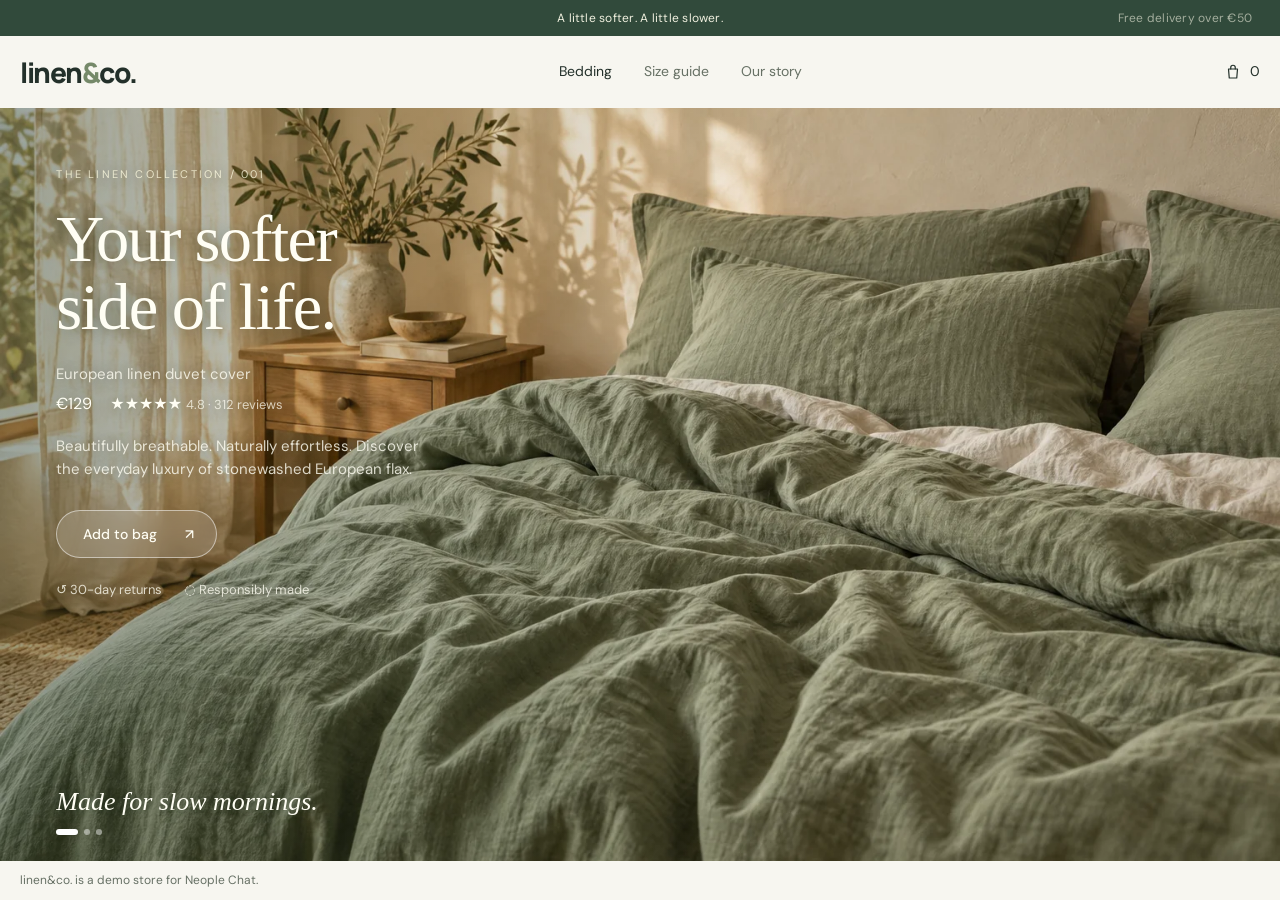
<file: index.html>
<!doctype html>
<html lang="en">
    <head>
        <meta charset="UTF-8" />
        <meta name="viewport" content="width=device-width, initial-scale=1, viewport-fit=cover" />
        <meta name="robots" content="noindex" />
        <title>linen&amp;co. · Chat with Nora</title>
        <link rel="preconnect" href="https://fonts.googleapis.com" />
        <link rel="preconnect" href="https://fonts.gstatic.com" crossorigin />
        <link
            rel="stylesheet"
            href="https://fonts.googleapis.com/css2?family=DM+Sans:wght@400;500;600&family=Manrope:wght@700;800&display=swap"
        />
        <link rel="stylesheet" href="shop.css" />
        <link rel="preload" as="image" href="images/bedroom.webp" imagesrcset="images/bedroom-768.webp 768w, images/bedroom.webp 1536w" imagesizes="100vw" />
        <style>
            /* The shop from the handover prototype ("linen&co."): one full-bleed photo of sage linen, the same greens and
               ivory as the widget's Ivory finish, so the page and Nora's glass panel read as one design. */
            .hero {
                position: relative;
                flex: 1;
                min-height: 560px;
                overflow: hidden;
                color: var(--on-photo);
            }
            .hero img {
                position: absolute;
                inset: 0;
                width: 100%;
                height: 100%;
                object-fit: cover;
                object-position: center 58%;
            }
            /* Darker on the left, where the words stand on the photo. */
            .hero::after {
                content: "";
                position: absolute;
                inset: 0;
                background: linear-gradient(90deg, rgba(18, 41, 28, 0.42), rgba(18, 41, 28, 0.12) 46%, transparent 64%);
            }
            .details {
                position: relative;
                z-index: 1;
                width: min(46%, 560px);
                padding: clamp(36px, 6vh, 72px) clamp(24px, 4.4vw, 72px);
                text-shadow: 0 1px 15px rgba(18, 41, 28, 0.35);
            }
            .eyebrow {
                font-size: 11px;
                letter-spacing: 2.2px;
                color: rgba(255, 252, 226, 0.78);
            }
            h1 {
                margin: 20px 0 22px;
                font: 400 clamp(44px, 5.2vw, 76px)/1.02 var(--serif);
                letter-spacing: -1.7px;
                text-wrap: balance;
            }
            .name {
                margin: 0 0 6px;
                font-size: 15px;
                color: var(--on-photo-soft);
            }
            .meta {
                display: flex;
                flex-wrap: wrap;
                align-items: baseline;
                gap: 6px 18px;
                margin: 0 0 18px;
                font-size: 16px;
            }
            .meta small {
                color: rgba(255, 254, 242, 0.72);
                font-size: 13px;
            }
            .description {
                max-width: 38ch;
                margin: 0 0 28px;
                color: var(--on-photo-soft);
            }
            .add {
                display: inline-flex;
                align-items: center;
                gap: 28px;
                height: 48px;
                padding: 0 22px 0 26px;
                border: 1px solid rgba(255, 255, 255, 0.5);
                border-radius: 999px;
                background: rgba(255, 255, 255, 0.14);
                -webkit-backdrop-filter: blur(12px);
                backdrop-filter: blur(12px);
                color: var(--on-photo);
                font: 500 14px/1 var(--sans);
                text-shadow: none;
            }
            .benefits {
                display: flex;
                flex-wrap: wrap;
                gap: 8px 22px;
                margin-top: 22px;
                color: rgba(255, 254, 242, 0.78);
                font-size: 13px;
            }
            .tag {
                position: absolute;
                z-index: 1;
                left: clamp(24px, 4.4vw, 72px);
                bottom: 44px;
                font: italic 400 26px/1.2 var(--serif);
                text-shadow: 0 1px 12px rgba(18, 41, 28, 0.4);
            }
            .dots {
                position: absolute;
                z-index: 1;
                left: clamp(24px, 4.4vw, 72px);
                bottom: 26px;
                display: flex;
                gap: 6px;
            }
            .dots span {
                width: 6px;
                height: 6px;
                border-radius: 50%;
                background: rgba(255, 255, 255, 0.45);
            }
            .dots span:first-child {
                width: 22px;
                border-radius: 3px;
                background: #fff;
            }
            @media (max-width: 1023px) {
                .details {
                    width: min(62%, 520px);
                }
            }
            /* On a phone the words take the top of the photo and the widget the bottom. */
            @media (max-width: 640px) {
                .hero {
                    min-height: 0;
                }
                .hero::after {
                    background: linear-gradient(180deg, rgba(18, 41, 28, 0.45), rgba(18, 41, 28, 0.08) 55%, transparent 75%);
                }
                .details {
                    width: 100%;
                    padding: 28px 22px;
                }
                h1 {
                    font-size: 42px;
                    margin: 14px 0 16px;
                }
                .description,
                .benefits,
                .tag,
                .dots {
                    display: none;
                }
            }
        </style>
    </head>
    <body>
        <div class="banner">A little softer. A little slower. <span>Free delivery over €50</span></div>
        <header>
            <a class="logo" href="./">linen<span>&amp;</span>co.</a>
            <nav aria-label="Shop">
                <a href="./" aria-current="page">Bedding</a>
                <a href="size-guide.html">Size guide</a>
                <span>Our story</span>
            </nav>
            <span class="bag">
                <svg width="18" height="18" viewBox="0 0 24 24" fill="none" stroke="currentColor" stroke-width="1.6" stroke-linecap="round" stroke-linejoin="round" aria-hidden="true">
                    <path d="M6 8h12l-1 12H7L6 8Z" />
                    <path d="M9 8V6a3 3 0 0 1 6 0v2" />
                </svg>
                0
            </span>
        </header>
        <main class="hero">
            <img
                src="images/bedroom.webp"
                srcset="images/bedroom-768.webp 768w, images/bedroom.webp 1536w"
                sizes="100vw"
                alt="A sage green linen duvet cover on a bed in a warm bedroom"
            />
            <div class="details">
                <span class="eyebrow">THE LINEN COLLECTION / 001</span>
                <h1>Your softer<br />side of life.</h1>
                <p class="name">European linen duvet cover</p>
                <p class="meta"><span>€129</span><span>★★★★★ <small>4.8 · 312 reviews</small></span></p>
                <p class="description">
                    Beautifully breathable. Naturally effortless. Discover the everyday luxury of stonewashed European
                    flax.
                </p>
                <span class="add">Add to bag <span aria-hidden="true">↗</span></span>
                <div class="benefits"><span>↺ 30-day returns</span><span>◌ Responsibly made</span></div>
            </div>
            <span class="tag">Made for slow mornings.</span>
            <div class="dots" aria-hidden="true"><span></span><span></span><span></span></div>
        </main>
        <footer>linen&amp;co. is a demo store for Neople Chat.</footer>
        <!-- Neople Chat, as a customer puts it on their own site: one script tag from the widget's admin page. -->
        <script src="https://chat.endpoints.neople-chat.cloud.goog/v1/widget.js" data-widget="wk_-61FJ5waTxa6DfnunDwoNt" async></script>
    </body>
</html>
</file>
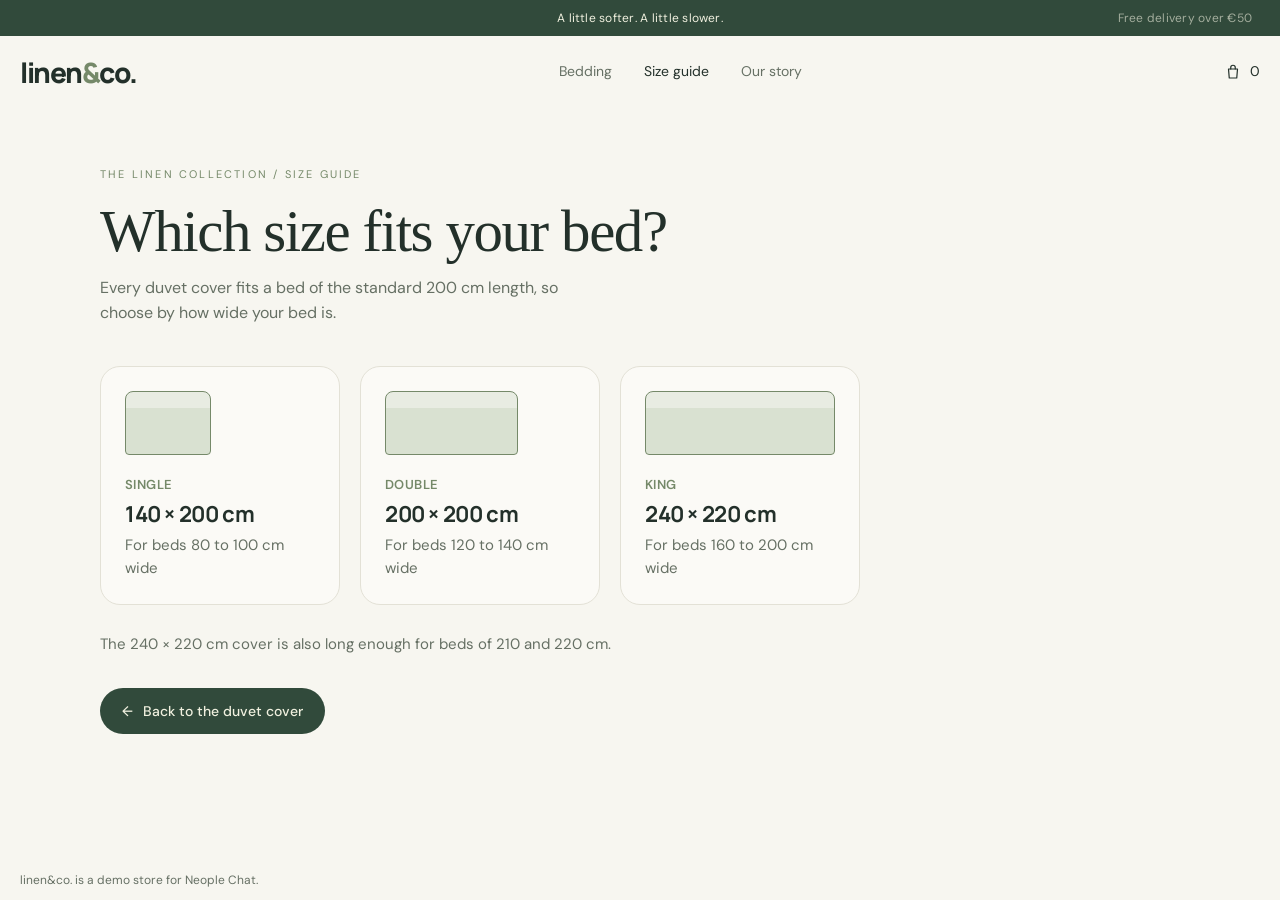
<file: size-guide.html>
<!doctype html>
<html lang="en">
    <head>
        <meta charset="UTF-8" />
        <meta name="viewport" content="width=device-width, initial-scale=1, viewport-fit=cover" />
        <meta name="robots" content="noindex" />
        <title>Size guide · linen&amp;co.</title>
        <link rel="preconnect" href="https://fonts.googleapis.com" />
        <link rel="preconnect" href="https://fonts.gstatic.com" crossorigin />
        <link
            rel="stylesheet"
            href="https://fonts.googleapis.com/css2?family=DM+Sans:wght@400;500;600&family=Manrope:wght@700;800&display=swap"
        />
        <link rel="stylesheet" href="shop.css" />
        <style>
            /* A page for Nora to open when a visitor asks which size fits their bed. The widths match the shop policy
               that the Neople answers from. */
            .guide {
                flex: 1;
                width: 100%;
                max-width: 1120px;
                margin: 0 auto;
                padding: clamp(32px, 6vh, 64px) max(20px, env(safe-area-inset-right, 0px)) 120px
                    max(20px, env(safe-area-inset-left, 0px));
            }
            .eyebrow {
                font-size: 11px;
                letter-spacing: 2.2px;
                color: var(--sage);
            }
            h1 {
                margin: 16px 0 14px;
                font: 400 clamp(40px, 4.6vw, 64px)/1.04 var(--serif);
                letter-spacing: -1.4px;
            }
            .intro {
                max-width: 46ch;
                margin: 0 0 40px;
                color: var(--muted);
                font-size: 16px;
            }
            .sizes {
                display: grid;
                grid-template-columns: repeat(3, minmax(0, 1fr));
                gap: 20px;
                max-width: 760px;
                margin: 0;
                padding: 0;
                list-style: none;
            }
            .sizes li {
                display: flex;
                flex-direction: column;
                gap: 6px;
                padding: 24px;
                border: 1px solid #e3e1d6;
                border-radius: 20px;
                background: #fbfaf6;
            }
            /* The bed seen from above, drawn to the width it fits, so the three compare at a glance. */
            .bed {
                height: 64px;
                margin-bottom: 14px;
                border: 1.5px solid var(--sage);
                border-radius: 8px 8px 4px 4px;
                background: linear-gradient(180deg, #e8ece2 0 26%, #d9e1d1 26%);
            }
            .size {
                font: 700 22px/1.2 var(--brand);
                letter-spacing: -0.4px;
            }
            .kind {
                color: var(--sage);
                font-size: 13px;
                font-weight: 600;
                letter-spacing: 0.4px;
                text-transform: uppercase;
            }
            .fits {
                color: var(--muted);
            }
            .note {
                max-width: 60ch;
                margin: 28px 0 32px;
                color: var(--muted);
            }
            .back {
                display: inline-flex;
                align-items: center;
                gap: 10px;
                height: 46px;
                padding: 0 22px;
                border-radius: 999px;
                background: var(--forest);
                color: var(--banner-ink);
                font: 500 14px/1 var(--sans);
                text-decoration: none;
            }
            @media (max-width: 640px) {
                .sizes {
                    grid-template-columns: 1fr;
                }
            }
        </style>
    </head>
    <body>
        <div class="banner">A little softer. A little slower. <span>Free delivery over €50</span></div>
        <header>
            <a class="logo" href="./">linen<span>&amp;</span>co.</a>
            <nav aria-label="Shop">
                <a href="./">Bedding</a>
                <a href="size-guide.html" aria-current="page">Size guide</a>
                <span>Our story</span>
            </nav>
            <span class="bag">
                <svg width="18" height="18" viewBox="0 0 24 24" fill="none" stroke="currentColor" stroke-width="1.6" stroke-linecap="round" stroke-linejoin="round" aria-hidden="true">
                    <path d="M6 8h12l-1 12H7L6 8Z" />
                    <path d="M9 8V6a3 3 0 0 1 6 0v2" />
                </svg>
                0
            </span>
        </header>
        <main class="guide">
            <span class="eyebrow">THE LINEN COLLECTION / SIZE GUIDE</span>
            <h1>Which size fits your bed?</h1>
            <p class="intro">
                Every duvet cover fits a bed of the standard 200 cm length, so choose by how wide your bed is.
            </p>
            <ul class="sizes">
                <li>
                    <div class="bed" style="width: 45%" aria-hidden="true"></div>
                    <span class="kind">Single</span>
                    <span class="size">140 × 200 cm</span>
                    <span class="fits">For beds 80 to 100 cm wide</span>
                </li>
                <li>
                    <div class="bed" style="width: 70%" aria-hidden="true"></div>
                    <span class="kind">Double</span>
                    <span class="size">200 × 200 cm</span>
                    <span class="fits">For beds 120 to 140 cm wide</span>
                </li>
                <li>
                    <div class="bed" style="width: 100%" aria-hidden="true"></div>
                    <span class="kind">King</span>
                    <span class="size">240 × 220 cm</span>
                    <span class="fits">For beds 160 to 200 cm wide</span>
                </li>
            </ul>
            <p class="note">The 240 × 220 cm cover is also long enough for beds of 210 and 220 cm.</p>
            <a class="back" href="./"><span aria-hidden="true">←</span> Back to the duvet cover</a>
        </main>
        <footer>linen&amp;co. is a demo store for Neople Chat.</footer>
        <!-- Neople Chat, as a customer puts it on their own site: one script tag from the widget's admin page. -->
        <script src="https://chat.endpoints.neople-chat.cloud.goog/v1/widget.js" data-widget="wk_-61FJ5waTxa6DfnunDwoNt" async></script>
    </body>
</html>
</file>
<file: shop.css>
/* The shop's frame, shared by every page: the banner, the header and the footer, in the same greens and ivory as
   the widget's Ivory finish. */
:root {
    --forest: #314a3b;
    --banner-ink: #f0f0df;
    --ivory: #f7f6f0;
    --ink: #23302a;
    --muted: #667064;
    --sage: #758969;
    --on-photo: #fffef4;
    --on-photo-soft: rgba(255, 254, 242, 0.8);
    --serif: Georgia, "Times New Roman", serif;
    --sans: "DM Sans", ui-sans-serif, system-ui, -apple-system, sans-serif;
    --brand: Manrope, ui-sans-serif, system-ui, sans-serif;
}
* {
    box-sizing: border-box;
}
html,
body {
    height: 100%;
}
body {
    margin: 0;
    display: flex;
    flex-direction: column;
    background: var(--ivory);
    color: var(--ink);
    font: 15px/1.55 var(--sans);
    -webkit-font-smoothing: antialiased;
}
/* A page taller than the window must not squeeze the frame: the body is a column exactly as tall as the window. */
.banner,
header,
footer {
    flex-shrink: 0;
}
.banner {
    position: relative;
    display: flex;
    align-items: center;
    justify-content: center;
    height: 36px;
    padding: 0 max(16px, env(safe-area-inset-right, 0px)) 0 max(16px, env(safe-area-inset-left, 0px));
    background: var(--forest);
    color: var(--banner-ink);
    font-size: 12px;
    letter-spacing: 0.02em;
}
.banner span {
    position: absolute;
    right: max(28px, env(safe-area-inset-right, 0px));
    opacity: 0.6;
}
header {
    display: flex;
    align-items: center;
    justify-content: space-between;
    gap: 24px;
    height: 72px;
    padding: 0 max(20px, env(safe-area-inset-right, 0px)) 0 max(20px, env(safe-area-inset-left, 0px));
    background: var(--ivory);
}
.logo {
    font: 800 28px/1 var(--brand);
    letter-spacing: -1.5px;
}
.logo span {
    color: var(--sage);
}
nav {
    display: flex;
    gap: 32px;
    color: var(--muted);
    font-size: 14px;
}
.bag {
    display: inline-flex;
    align-items: center;
    gap: 8px;
    color: var(--ink);
    font-size: 14px;
}
nav a {
    color: inherit;
    text-decoration: none;
}
nav a:hover,
nav a[aria-current="page"] {
    color: var(--ink);
}
.logo {
    color: inherit;
    text-decoration: none;
}
footer {
    padding: 10px max(20px, env(safe-area-inset-left, 0px)) calc(10px + env(safe-area-inset-bottom, 0px));
    color: var(--muted);
    font-size: 12px;
}
@media (max-width: 640px) {
    .banner span,
    nav {
        display: none;
    }
    header {
        height: 60px;
    }
    .logo {
        font-size: 24px;
    }
}
</file>
